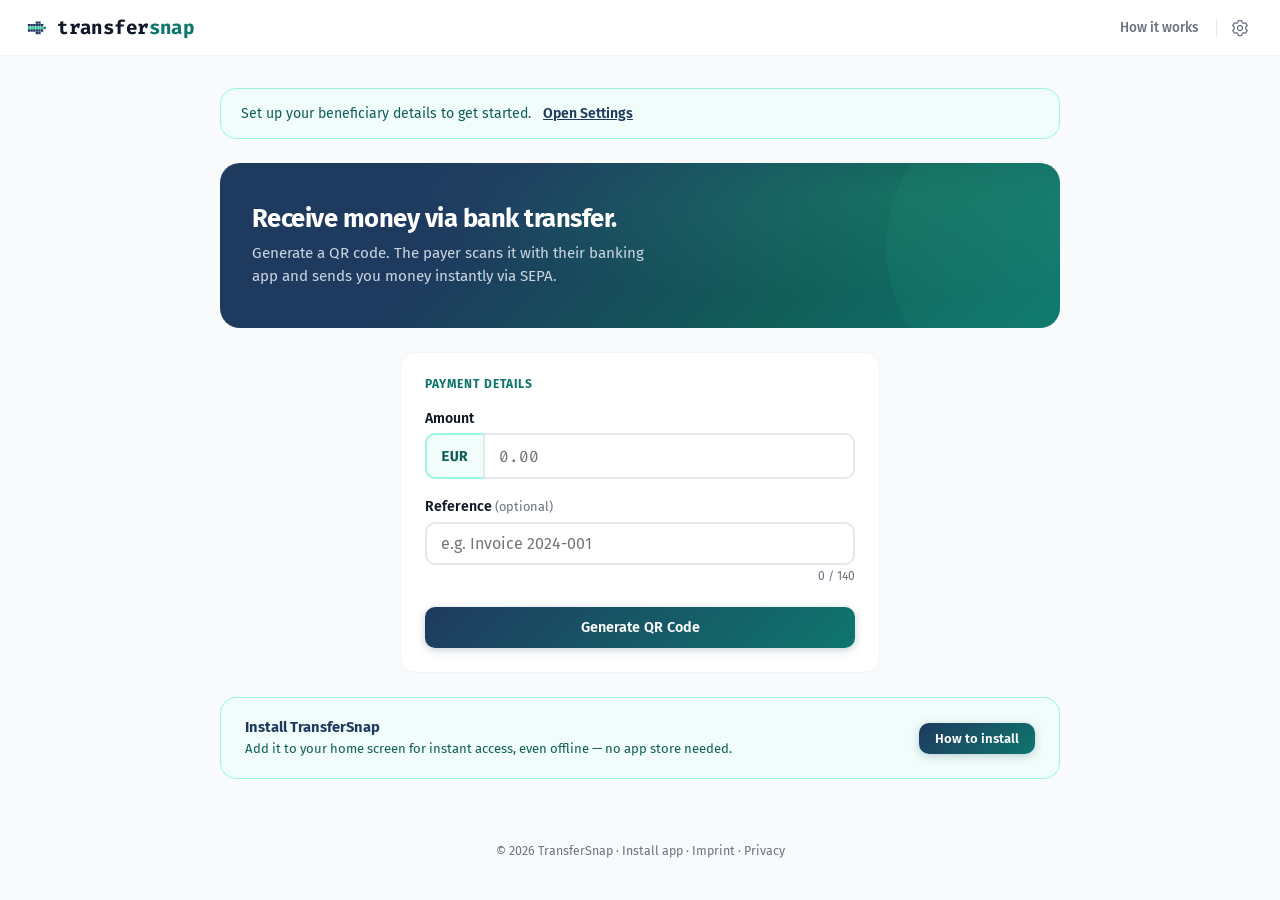
<file: index.html>
<!DOCTYPE html>
<html lang="en">
<head>
  <meta charset="UTF-8">
  <meta name="viewport" content="width=device-width, initial-scale=1.0">
  <title>TransferSnap</title>
  <link rel="manifest" href="manifest.json">
  <meta name="theme-color" content="#1E3A5F">
  <meta name="apple-mobile-web-app-capable" content="yes">
  <meta name="apple-mobile-web-app-status-bar-style" content="default">
  <meta name="apple-mobile-web-app-title" content="TransferSnap">
  <link rel="icon" type="image/svg+xml" href="favicon.svg">
  <link rel="apple-touch-icon" href="icon-192.png">
  <link rel="stylesheet" href="styles.css">
  <script defer src="https://cloud.umami.is/script.js" data-website-id="3dbb6c87-fa03-49a1-9a4b-67672714012f"></script>
</head>
<body>

<nav>
  <a class="logo" href="./" style="text-decoration:none"><svg class="logo-mark" width="200" height="200" viewBox="0 0 200 200" xmlns="http://www.w3.org/2000/svg"><g transform="translate(10 10)"><rect x="20" y="60" width="18" height="18" fill="#1E3A5F" rx="1"/><rect x="40" y="60" width="18" height="18" fill="#1E3A5F" rx="1"/><rect x="60" y="60" width="18" height="18" fill="#1E3A5F" rx="1"/><rect x="80" y="60" width="18" height="18" fill="#1E3A5F" rx="1"/><rect x="100" y="60" width="18" height="18" fill="#1E3A5F" rx="1"/><rect x="20" y="80" width="18" height="18" fill="#34D399" rx="1"/><rect x="40" y="80" width="18" height="18" fill="#34D399" rx="1"/><rect x="60" y="80" width="18" height="18" fill="#34D399" rx="1"/><rect x="80" y="80" width="18" height="18" fill="#34D399" rx="1"/><rect x="100" y="80" width="18" height="18" fill="#34D399" rx="1"/><rect x="120" y="80" width="18" height="18" fill="#34D399" rx="1"/><rect x="20" y="100" width="18" height="18" fill="#1E3A5F" rx="1"/><rect x="40" y="100" width="18" height="18" fill="#1E3A5F" rx="1"/><rect x="60" y="100" width="18" height="18" fill="#1E3A5F" rx="1"/><rect x="80" y="100" width="18" height="18" fill="#1E3A5F" rx="1"/><rect x="100" y="100" width="18" height="18" fill="#1E3A5F" rx="1"/><rect x="80" y="40" width="18" height="18" fill="#1E3A5F" rx="1"/><rect x="100" y="40" width="18" height="18" fill="#1E3A5F" rx="1"/><rect x="120" y="60" width="18" height="18" fill="#1E3A5F" rx="1"/><rect x="120" y="100" width="18" height="18" fill="#1E3A5F" rx="1"/><rect x="100" y="120" width="18" height="18" fill="#1E3A5F" rx="1"/><rect x="80" y="120" width="18" height="18" fill="#1E3A5F" rx="1"/><rect x="140" y="80" width="18" height="18" fill="#0F766E" rx="1"/></g></svg><span class="logo-text">transfer<span>snap</span></span></a>
  <div class="nav-right">
    <a class="nav-link" href="how.html">How it works</a>
    <div class="nav-sep"></div>
    <button class="nav-icon-btn" id="btn-settings" onclick="showView('settings')" aria-label="Settings">
      <svg xmlns="http://www.w3.org/2000/svg" fill="none" viewBox="0 0 24 24" stroke-width="1.5" stroke="currentColor"><path stroke-linecap="round" stroke-linejoin="round" d="M9.594 3.94c.09-.542.56-.94 1.11-.94h2.593c.55 0 1.02.398 1.11.94l.213 1.281c.063.374.313.686.645.87.074.04.147.083.22.127.325.196.72.257 1.075.124l1.217-.456a1.125 1.125 0 0 1 1.37.49l1.296 2.247a1.125 1.125 0 0 1-.26 1.431l-1.003.827c-.293.241-.438.613-.43.992a7.723 7.723 0 0 1 0 .255c-.008.378.137.75.43.991l1.004.827c.424.35.534.955.26 1.43l-1.298 2.247a1.125 1.125 0 0 1-1.369.491l-1.217-.456c-.355-.133-.75-.072-1.076.124a6.47 6.47 0 0 1-.22.128c-.331.183-.581.495-.644.869l-.213 1.281c-.09.543-.56.94-1.11.94h-2.594c-.55 0-1.019-.398-1.11-.94l-.213-1.281c-.062-.374-.312-.686-.644-.87a6.52 6.52 0 0 1-.22-.127c-.325-.196-.72-.257-1.076-.124l-1.217.456a1.125 1.125 0 0 1-1.369-.49l-1.297-2.247a1.125 1.125 0 0 1 .26-1.431l1.004-.827c.292-.24.437-.613.43-.991a6.932 6.932 0 0 1 0-.255c.007-.38-.138-.751-.43-.992l-1.004-.827a1.125 1.125 0 0 1-.26-1.43l1.297-2.247a1.125 1.125 0 0 1 1.37-.491l1.216.456c.356.133.751.072 1.076-.124.072-.044.146-.086.22-.128.332-.183.582-.495.644-.869l.214-1.28Z" /><path stroke-linecap="round" stroke-linejoin="round" d="M15 12a3 3 0 1 1-6 0 3 3 0 0 1 6 0Z" /></svg>
    </button>
  </div>
</nav>

<main>
  <div id="banner-setup" style="display:none">
    <span>Set up your beneficiary details to get started.</span>
    <a onclick="showView('settings')">Open Settings</a>
  </div>

  <!-- ══ Transfer ══ -->
  <div id="view-transfer" class="view active">
    <!-- Step 1: Input -->
    <div id="step-form" class="step active">
      <div class="hero-card">
        <div class="hero-title">Receive money via bank transfer.</div>
        <div class="hero-sub">Generate a QR code. The payer scans it with their banking app and sends you money instantly via SEPA.</div>
      </div>
      <div class="card form-card">
        <div class="card-label">Payment Details</div>
        <div class="field">
          <label for="inp-amount">Amount</label>
          <div class="amount-wrap">
            <span class="amount-prefix">EUR</span>
            <input type="text" id="inp-amount" inputmode="decimal" placeholder="0.00" autocomplete="off">
          </div>
          <div class="field-error" id="err-amount">Please enter a valid amount (max EUR 999,999,999.99).</div>
        </div>
        <div class="field">
          <label for="inp-reason">Reference <span class="opt">(optional)</span></label>
          <input type="text" id="inp-reason" placeholder="e.g. Invoice 2024-001" maxlength="140">
          <div class="char-counter"><span id="reason-count">0</span> / 140</div>
          <div class="field-error" id="err-reason">Maximum 140 characters.</div>
        </div>
        <div class="field" style="margin-top:1.5rem">
          <button class="btn btn-primary btn-full" onclick="generate()">Generate QR Code</button>
        </div>
      </div>
    </div>

    <!-- Step 2: QR Result -->
    <div id="step-qr" class="step">
      <div class="card qr-result" id="qr-card">
        <div class="card-label">Your QR Code</div>
        <div id="qrcode"></div>
        <dl class="summary-list">
          <dt>Recipient</dt><dd id="sum-name"></dd>
          <dt>IBAN</dt><dd id="sum-iban"></dd>
          <dt>BIC</dt><dd id="sum-bic"></dd>
          <dt>Amount</dt><dd id="sum-amount" class="amount-val"></dd>
          <dt>Reference</dt><dd id="sum-reason"></dd>
        </dl>
        <div class="qr-actions">
          <button class="btn btn-primary btn-full" onclick="resetForm()">New Transfer</button>
        </div>
      </div>
    </div>
  </div>

  <!-- ══ Install prompt ══ -->
  <div id="install-prompt" class="install-prompt">
    <div class="install-prompt-text">
      <div class="install-prompt-title">Install TransferSnap</div>
      <div class="install-prompt-sub">Add it to your home screen for instant access, even offline — no app store needed.</div>
    </div>
    <a class="btn btn-primary btn-sm" href="install.html">How to install</a>
  </div>

  <!-- ══ Settings ══ -->
  <div id="view-settings" class="view">
    <div class="card">
      <div class="card-label">Beneficiary Settings</div>
      <p style="font-size:.85rem;color:var(--text-secondary);margin-bottom:1.25rem;line-height:1.5;">
        Your payment details are stored in your browser only. They're embedded into each QR code.
      </p>
      <div class="field">
        <label for="set-name">Beneficiary Name</label>
        <input type="text" id="set-name" placeholder="e.g. John Doe" maxlength="70">
        <div class="field-error" id="err-set-name">Name is required (max 70 characters).</div>
      </div>
      <div class="field">
        <label for="set-iban">IBAN</label>
        <input type="text" id="set-iban" placeholder="e.g. DE89370400440532013000" maxlength="34" style="text-transform:uppercase">
        <div class="field-error" id="err-set-iban">Enter a valid IBAN (2 letters + up to 32 alphanumeric characters).</div>
      </div>
      <div class="field">
        <label for="set-bic">BIC / SWIFT <span class="opt">(optional)</span></label>
        <input type="text" id="set-bic" placeholder="e.g. COBADEFFXXX" maxlength="11" style="text-transform:uppercase">
        <div class="field-error" id="err-set-bic">BIC must be 8 or 11 characters.</div>
      </div>
      <div class="settings-actions">
        <button class="btn btn-primary" onclick="saveSettings()">Save Settings</button>
        <button class="btn btn-secondary" onclick="showView('transfer')">Cancel</button>
        <button class="btn btn-danger btn-sm" onclick="clearSettings()" style="margin-left:auto">Clear All</button>
      </div>
    </div>
  </div>
</main>

<footer>&copy; 2026 TransferSnap &middot; <a href="install.html">Install app</a> &middot; <a href="imprint.html">Imprint</a> &middot; <a href="privacy.html">Privacy</a></footer>

<script src="qrcode.min.js"></script>
<script src="app.js"></script>
<script>
  // Handle hash-based navigation (e.g. ./#settings from other pages)
  if (location.hash === '#settings') showView('settings');
</script>
</body>
</html>
</file>
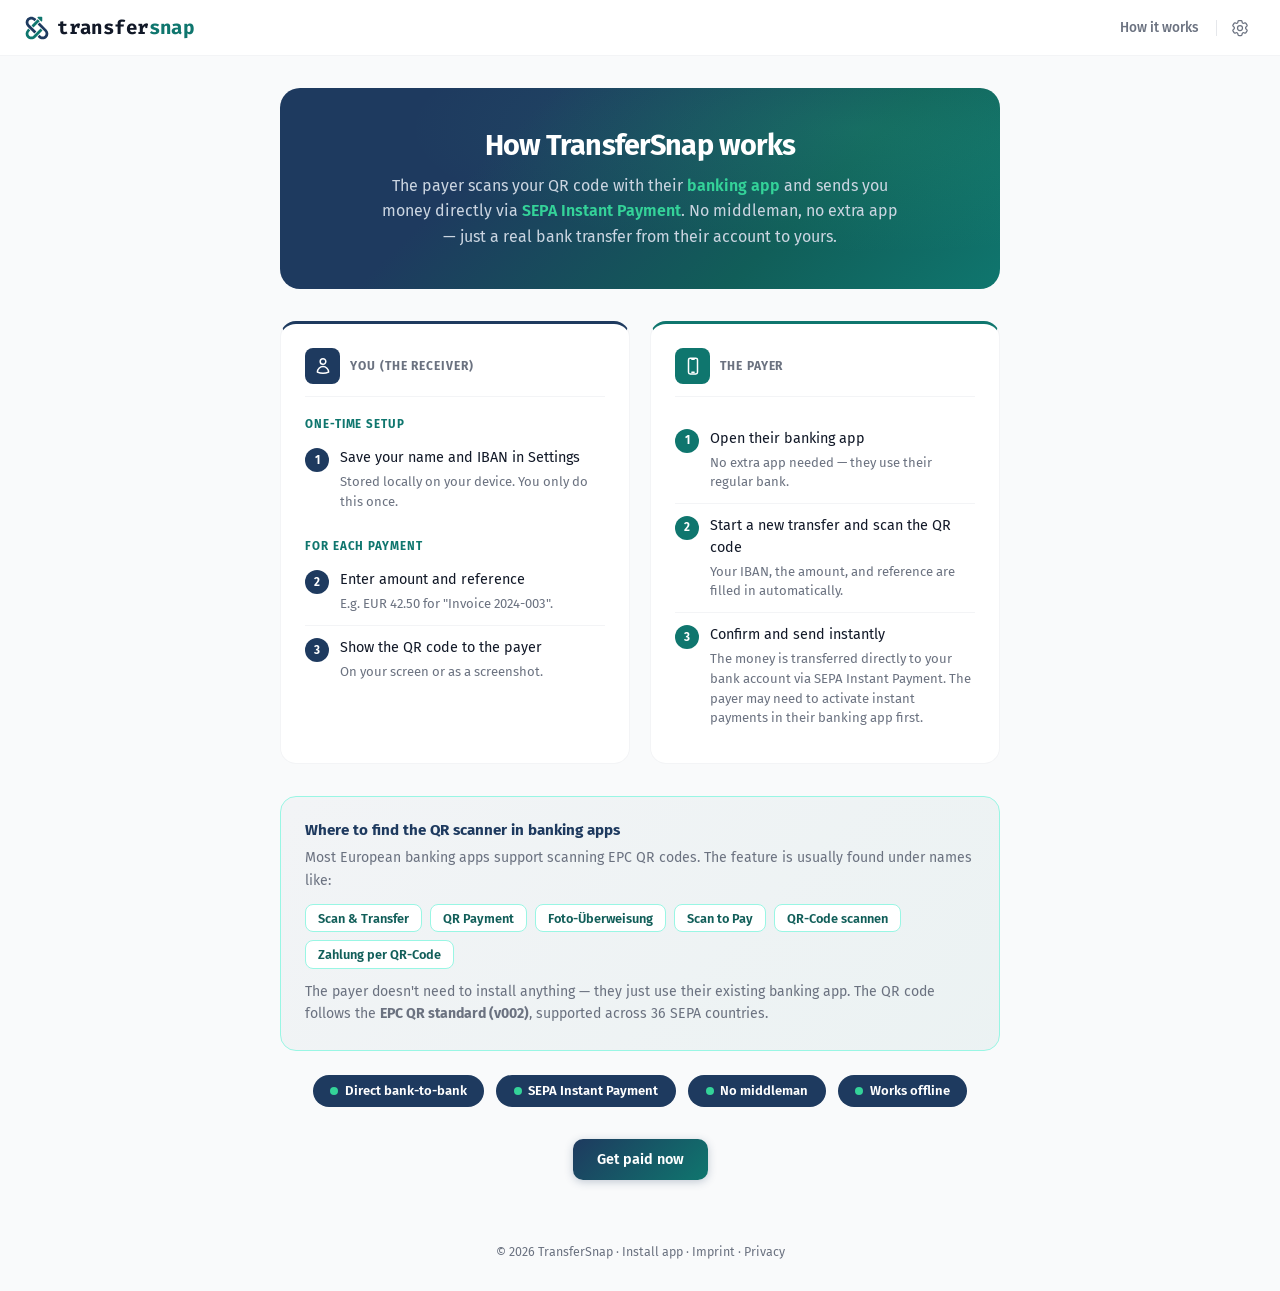
<file: how.html>
<!DOCTYPE html>
<html lang="en">
<head>
  <meta charset="UTF-8">
  <meta name="viewport" content="width=device-width, initial-scale=1.0">
  <title>How it works — TransferSnap</title>
  <link rel="manifest" href="manifest.json">
  <meta name="theme-color" content="#1E3A5F">
  <meta name="apple-mobile-web-app-capable" content="yes">
  <meta name="apple-mobile-web-app-status-bar-style" content="default">
  <meta name="apple-mobile-web-app-title" content="TransferSnap">
  <link rel="icon" type="image/svg+xml" href="favicon.svg">
  <link rel="apple-touch-icon" href="icon-192.png">
  <link rel="stylesheet" href="styles.css">
  <script defer src="https://cloud.umami.is/script.js" data-website-id="3dbb6c87-fa03-49a1-9a4b-67672714012f"></script>
</head>
<body>

<nav>
  <a class="logo" href="./" style="text-decoration:none"><svg class="logo-mark" viewBox="200 200 1018 1018" fill="none" xmlns="http://www.w3.org/2000/svg"><path d="M1088.66 772.829C1175.9 860.068 1175.9 1001.51 1088.66 1088.75C1001.42 1175.99 859.982 1175.99 772.744 1088.75L733.75 1049.75L810.805 972.699L849.798 1011.69C894.481 1056.37 966.925 1056.37 1011.61 1011.69C1056.29 967.01 1056.29 894.566 1011.61 849.884L872.425 710.702L733.243 571.52L810.298 494.465L1088.66 772.829ZM329.519 329.605C416.758 242.367 558.199 242.367 645.438 329.605L684.933 369.101L607.879 446.156L568.383 406.661C523.701 361.979 451.257 361.979 406.575 406.661C361.893 451.343 361.893 523.787 406.575 568.469L683.831 845.725L606.776 922.78L329.519 645.524C242.281 558.285 242.281 416.843 329.519 329.605Z" fill="#1E3A5F"/><path d="M924.091 809.942L645.267 1088.77C558.068 1175.98 416.69 1175.98 329.49 1088.77C242.291 1001.57 242.291 860.189 329.49 772.987L368.969 733.341L445.991 810.365L406.512 850.011C361.851 894.674 361.851 967.087 406.512 1011.75C451.174 1056.41 523.584 1056.41 568.245 1011.75L847.069 732.917L924.091 809.942Z" fill="#0F766E"/><path d="M815.998 441.204L806.46 450.106C805.899 450.63 805.345 451.165 804.798 451.712L571.297 685.222L494.274 608.197L684.081 418.384L739.352 363.459L815.998 441.204Z" fill="#0F766E"/><path d="M886.165 264.177C902.075 264.177 914.973 277.075 914.973 292.986V422.697C914.973 448.398 883.871 461.236 865.743 443.018L736.682 313.306C718.604 295.137 731.473 264.177 757.103 264.177H886.165Z" fill="#0F766E"/></svg><span class="logo-text">transfer<span>snap</span></span></a>
  <div class="nav-right">
    <a class="nav-link" href="how.html">How it works</a>
    <div class="nav-sep"></div>
    <a class="nav-icon-btn" href="./#settings" aria-label="Settings">
      <svg xmlns="http://www.w3.org/2000/svg" fill="none" viewBox="0 0 24 24" stroke-width="1.5" stroke="currentColor"><path stroke-linecap="round" stroke-linejoin="round" d="M9.594 3.94c.09-.542.56-.94 1.11-.94h2.593c.55 0 1.02.398 1.11.94l.213 1.281c.063.374.313.686.645.87.074.04.147.083.22.127.325.196.72.257 1.075.124l1.217-.456a1.125 1.125 0 0 1 1.37.49l1.296 2.247a1.125 1.125 0 0 1-.26 1.431l-1.003.827c-.293.241-.438.613-.43.992a7.723 7.723 0 0 1 0 .255c-.008.378.137.75.43.991l1.004.827c.424.35.534.955.26 1.43l-1.298 2.247a1.125 1.125 0 0 1-1.369.491l-1.217-.456c-.355-.133-.75-.072-1.076.124a6.47 6.47 0 0 1-.22.128c-.331.183-.581.495-.644.869l-.213 1.281c-.09.543-.56.94-1.11.94h-2.594c-.55 0-1.019-.398-1.11-.94l-.213-1.281c-.062-.374-.312-.686-.644-.87a6.52 6.52 0 0 1-.22-.127c-.325-.196-.72-.257-1.076-.124l-1.217.456a1.125 1.125 0 0 1-1.369-.49l-1.297-2.247a1.125 1.125 0 0 1 .26-1.431l1.004-.827c.292-.24.437-.613.43-.991a6.932 6.932 0 0 1 0-.255c.007-.38-.138-.751-.43-.992l-1.004-.827a1.125 1.125 0 0 1-.26-1.43l1.297-2.247a1.125 1.125 0 0 1 1.37-.491l1.216.456c.356.133.751.072 1.076-.124.072-.044.146-.086.22-.128.332-.183.582-.495.644-.869l.214-1.28Z" /><path stroke-linecap="round" stroke-linejoin="round" d="M15 12a3 3 0 1 1-6 0 3 3 0 0 1 6 0Z" /></svg>
    </a>
  </div>
</nav>

<main>
  <div class="how-content">
    <div class="how-hero">
      <h2>How TransferSnap works</h2>
      <p>The payer scans your QR code with their <span class="highlight">banking app</span> and sends you money directly via <span class="highlight">SEPA Instant Payment</span>. No middleman, no extra app — just a real bank transfer from their account to yours.</p>
    </div>

    <div class="how-columns">
      <div class="how-col">
        <div class="how-col-header">
          <div class="how-col-icon you">
            <svg xmlns="http://www.w3.org/2000/svg" fill="none" viewBox="0 0 24 24" stroke-width="2" stroke="currentColor"><path stroke-linecap="round" stroke-linejoin="round" d="M15.75 6a3.75 3.75 0 1 1-7.5 0 3.75 3.75 0 0 1 7.5 0ZM4.501 20.118a7.5 7.5 0 0 1 14.998 0A17.933 17.933 0 0 1 12 21.75c-2.676 0-5.216-.584-7.499-1.632Z" /></svg>
          </div>
          <div class="how-col-label">You (the receiver)</div>
        </div>

        <div class="how-section-label">One-time setup</div>
        <ol class="how-steps">
          <li data-step="1">
            Save your name and IBAN in Settings
            <span class="step-detail">Stored locally on your device. You only do this once.</span>
          </li>
        </ol>

        <div class="how-section-label" style="margin-top:1rem">For each payment</div>
        <ol class="how-steps">
          <li data-step="2">
            Enter amount and reference
            <span class="step-detail">E.g. EUR 42.50 for "Invoice 2024-003".</span>
          </li>
          <li data-step="3">
            Show the QR code to the payer
            <span class="step-detail">On your screen or as a screenshot.</span>
          </li>
        </ol>
      </div>

      <div class="how-col">
        <div class="how-col-header">
          <div class="how-col-icon payer">
            <svg xmlns="http://www.w3.org/2000/svg" fill="none" viewBox="0 0 24 24" stroke-width="2" stroke="currentColor"><path stroke-linecap="round" stroke-linejoin="round" d="M10.5 1.5H8.25A2.25 2.25 0 0 0 6 3.75v16.5a2.25 2.25 0 0 0 2.25 2.25h7.5A2.25 2.25 0 0 0 18 20.25V3.75a2.25 2.25 0 0 0-2.25-2.25H13.5m-3 0V3h3V1.5m-3 0h3m-3 18.75h3" /></svg>
          </div>
          <div class="how-col-label">The payer</div>
        </div>
        <ol class="how-steps">
          <li data-step="1">
            Open their banking app
            <span class="step-detail">No extra app needed — they use their regular bank.</span>
          </li>
          <li data-step="2">
            Start a new transfer and scan the QR code
            <span class="step-detail">Your IBAN, the amount, and reference are filled in automatically.</span>
          </li>
          <li data-step="3">
            Confirm and send instantly
            <span class="step-detail">The money is transferred directly to your bank account via SEPA Instant Payment. The payer may need to activate instant payments in their banking app first.</span>
          </li>
        </ol>
      </div>
    </div>

    <div class="banking-info">
      <div class="banking-info-title">Where to find the QR scanner in banking apps</div>
      <p>Most European banking apps support scanning EPC QR codes. The feature is usually found under names like:</p>
      <div class="app-names">
        <span class="app-name">Scan &amp; Transfer</span>
        <span class="app-name">QR Payment</span>
        <span class="app-name">Foto-Überweisung</span>
        <span class="app-name">Scan to Pay</span>
        <span class="app-name">QR-Code scannen</span>
        <span class="app-name">Zahlung per QR-Code</span>
      </div>
      <p style="margin-top:.75rem">The payer doesn't need to install anything — they just use their existing banking app. The QR code follows the <strong>EPC QR standard (v002)</strong>, supported across 36 SEPA countries.</p>
    </div>

    <div class="features-row">
      <div class="feature-pill"><span class="dot"></span> Direct bank-to-bank</div>
      <div class="feature-pill"><span class="dot"></span> SEPA Instant Payment</div>
      <div class="feature-pill"><span class="dot"></span> No middleman</div>
      <div class="feature-pill"><span class="dot"></span> Works offline</div>
    </div>

    <div style="text-align:center;margin-top:2rem;">
      <a class="btn btn-primary" href="./">Get paid now</a>
    </div>
  </div>
</main>

<footer>&copy; 2026 TransferSnap &middot; <a href="install.html">Install app</a> &middot; <a href="imprint.html">Imprint</a> &middot; <a href="privacy.html">Privacy</a></footer>

</body>
</html>
</file>
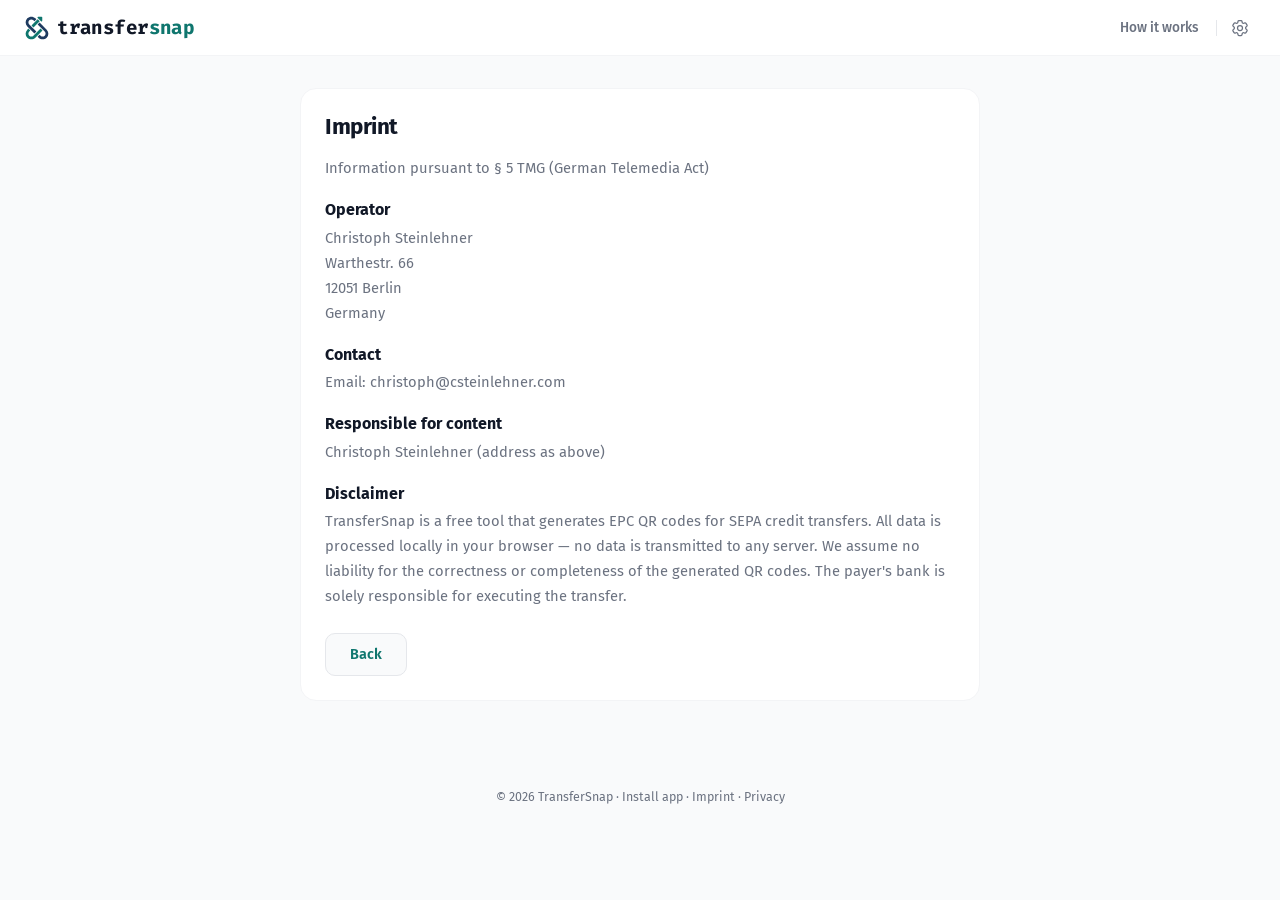
<file: imprint.html>
<!DOCTYPE html>
<html lang="en">
<head>
  <meta charset="UTF-8">
  <meta name="viewport" content="width=device-width, initial-scale=1.0">
  <title>Imprint — TransferSnap</title>
  <link rel="manifest" href="manifest.json">
  <meta name="theme-color" content="#1E3A5F">
  <meta name="apple-mobile-web-app-capable" content="yes">
  <meta name="apple-mobile-web-app-status-bar-style" content="default">
  <meta name="apple-mobile-web-app-title" content="TransferSnap">
  <link rel="icon" type="image/svg+xml" href="favicon.svg">
  <link rel="apple-touch-icon" href="icon-192.png">
  <link rel="stylesheet" href="styles.css">
  <script defer src="https://cloud.umami.is/script.js" data-website-id="3dbb6c87-fa03-49a1-9a4b-67672714012f"></script>
</head>
<body>

<nav>
  <a class="logo" href="./" style="text-decoration:none"><svg class="logo-mark" viewBox="200 200 1018 1018" fill="none" xmlns="http://www.w3.org/2000/svg"><path d="M1088.66 772.829C1175.9 860.068 1175.9 1001.51 1088.66 1088.75C1001.42 1175.99 859.982 1175.99 772.744 1088.75L733.75 1049.75L810.805 972.699L849.798 1011.69C894.481 1056.37 966.925 1056.37 1011.61 1011.69C1056.29 967.01 1056.29 894.566 1011.61 849.884L872.425 710.702L733.243 571.52L810.298 494.465L1088.66 772.829ZM329.519 329.605C416.758 242.367 558.199 242.367 645.438 329.605L684.933 369.101L607.879 446.156L568.383 406.661C523.701 361.979 451.257 361.979 406.575 406.661C361.893 451.343 361.893 523.787 406.575 568.469L683.831 845.725L606.776 922.78L329.519 645.524C242.281 558.285 242.281 416.843 329.519 329.605Z" fill="#1E3A5F"/><path d="M924.091 809.942L645.267 1088.77C558.068 1175.98 416.69 1175.98 329.49 1088.77C242.291 1001.57 242.291 860.189 329.49 772.987L368.969 733.341L445.991 810.365L406.512 850.011C361.851 894.674 361.851 967.087 406.512 1011.75C451.174 1056.41 523.584 1056.41 568.245 1011.75L847.069 732.917L924.091 809.942Z" fill="#0F766E"/><path d="M815.998 441.204L806.46 450.106C805.899 450.63 805.345 451.165 804.798 451.712L571.297 685.222L494.274 608.197L684.081 418.384L739.352 363.459L815.998 441.204Z" fill="#0F766E"/><path d="M886.165 264.177C902.075 264.177 914.973 277.075 914.973 292.986V422.697C914.973 448.398 883.871 461.236 865.743 443.018L736.682 313.306C718.604 295.137 731.473 264.177 757.103 264.177H886.165Z" fill="#0F766E"/></svg><span class="logo-text">transfer<span>snap</span></span></a>
  <div class="nav-right">
    <a class="nav-link" href="how.html">How it works</a>
    <div class="nav-sep"></div>
    <a class="nav-icon-btn" href="./#settings" aria-label="Settings">
      <svg xmlns="http://www.w3.org/2000/svg" fill="none" viewBox="0 0 24 24" stroke-width="1.5" stroke="currentColor"><path stroke-linecap="round" stroke-linejoin="round" d="M9.594 3.94c.09-.542.56-.94 1.11-.94h2.593c.55 0 1.02.398 1.11.94l.213 1.281c.063.374.313.686.645.87.074.04.147.083.22.127.325.196.72.257 1.075.124l1.217-.456a1.125 1.125 0 0 1 1.37.49l1.296 2.247a1.125 1.125 0 0 1-.26 1.431l-1.003.827c-.293.241-.438.613-.43.992a7.723 7.723 0 0 1 0 .255c-.008.378.137.75.43.991l1.004.827c.424.35.534.955.26 1.43l-1.298 2.247a1.125 1.125 0 0 1-1.369.491l-1.217-.456c-.355-.133-.75-.072-1.076.124a6.47 6.47 0 0 1-.22.128c-.331.183-.581.495-.644.869l-.213 1.281c-.09.543-.56.94-1.11.94h-2.594c-.55 0-1.019-.398-1.11-.94l-.213-1.281c-.062-.374-.312-.686-.644-.87a6.52 6.52 0 0 1-.22-.127c-.325-.196-.72-.257-1.076-.124l-1.217.456a1.125 1.125 0 0 1-1.369-.49l-1.297-2.247a1.125 1.125 0 0 1 .26-1.431l1.004-.827c.292-.24.437-.613.43-.991a6.932 6.932 0 0 1 0-.255c.007-.38-.138-.751-.43-.992l-1.004-.827a1.125 1.125 0 0 1-.26-1.43l1.297-2.247a1.125 1.125 0 0 1 1.37-.491l1.216.456c.356.133.751.072 1.076-.124.072-.044.146-.086.22-.128.332-.183.582-.495.644-.869l.214-1.28Z" /><path stroke-linecap="round" stroke-linejoin="round" d="M15 12a3 3 0 1 1-6 0 3 3 0 0 1 6 0Z" /></svg>
    </a>
  </div>
</nav>

<main>
  <div class="imprint-content">
    <div class="card">
      <h2>Imprint</h2>
      <p>Information pursuant to § 5 TMG (German Telemedia Act)</p>

      <h3>Operator</h3>
      <p>
        Christoph Steinlehner<br>
        Warthestr. 66<br>
        12051 Berlin<br>
        Germany
      </p>

      <h3>Contact</h3>
      <p>
        Email: christoph@csteinlehner.com
      </p>

      <h3>Responsible for content</h3>
      <p>Christoph Steinlehner (address as above)</p>

      <h3>Disclaimer</h3>
      <p>
        TransferSnap is a free tool that generates EPC QR codes for SEPA credit transfers.
        All data is processed locally in your browser — no data is transmitted to any server.
        We assume no liability for the correctness or completeness of the generated QR codes.
        The payer's bank is solely responsible for executing the transfer.
      </p>

      <div style="margin-top:1.5rem;">
        <a class="btn btn-secondary" href="./">Back</a>
      </div>
    </div>
  </div>
</main>

<footer>&copy; 2026 TransferSnap &middot; <a href="install.html">Install app</a> &middot; <a href="imprint.html">Imprint</a> &middot; <a href="privacy.html">Privacy</a></footer>

</body>
</html>
</file>
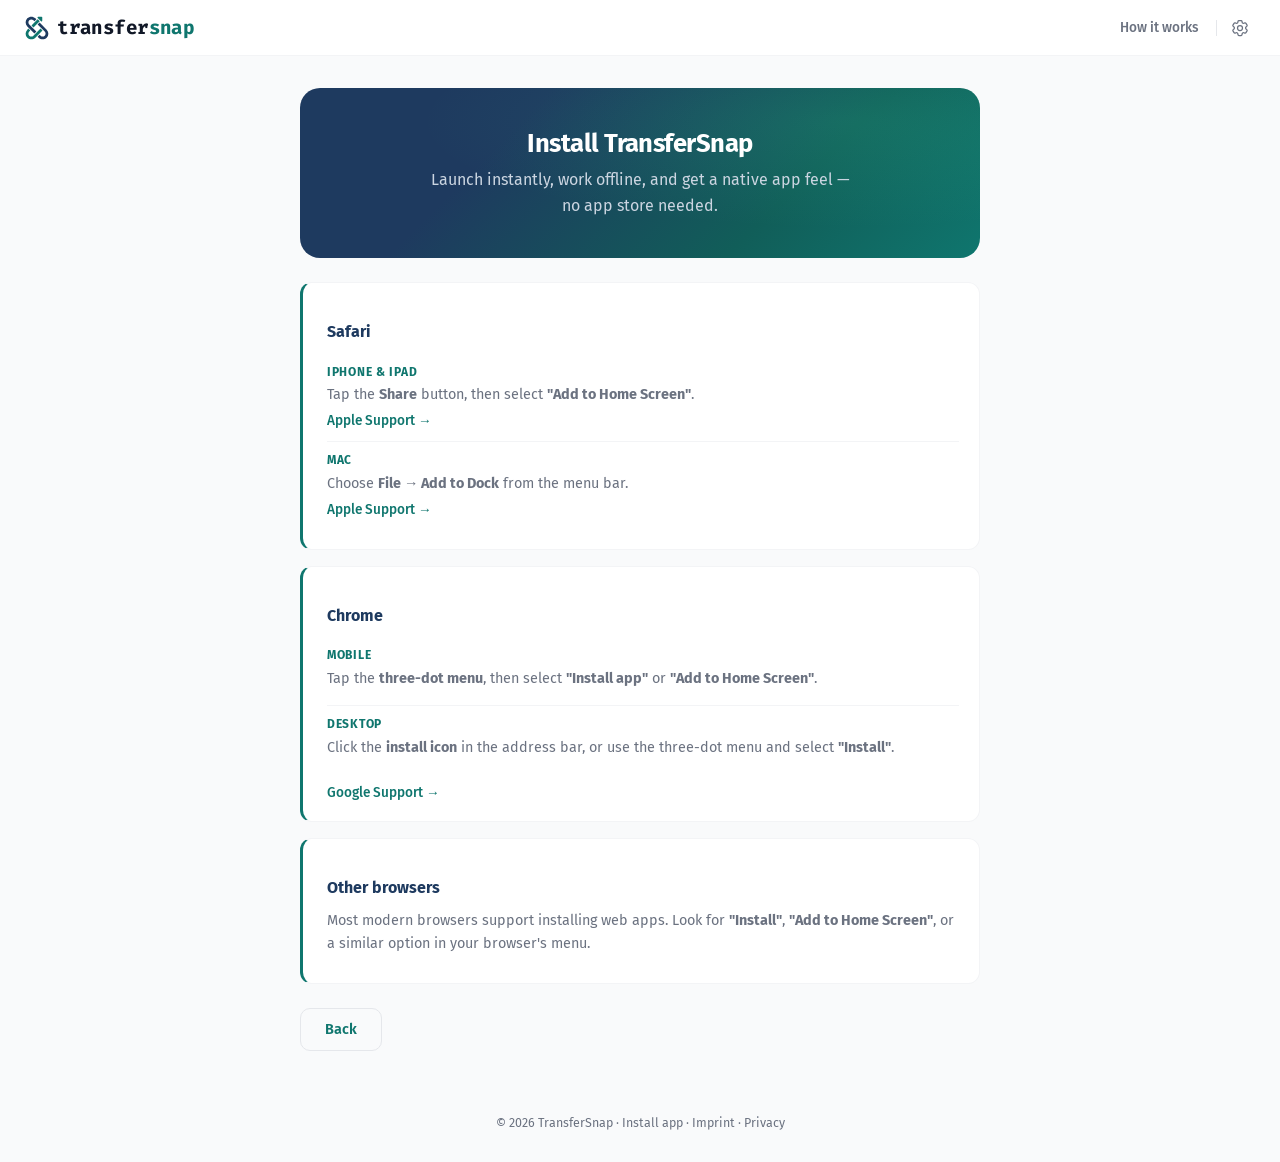
<file: install.html>
<!DOCTYPE html>
<html lang="en">
<head>
  <meta charset="UTF-8">
  <meta name="viewport" content="width=device-width, initial-scale=1.0">
  <title>Install app — TransferSnap</title>
  <link rel="manifest" href="manifest.json">
  <meta name="theme-color" content="#1E3A5F">
  <meta name="apple-mobile-web-app-capable" content="yes">
  <meta name="apple-mobile-web-app-status-bar-style" content="default">
  <meta name="apple-mobile-web-app-title" content="TransferSnap">
  <link rel="icon" type="image/svg+xml" href="favicon.svg">
  <link rel="apple-touch-icon" href="icon-192.png">
  <link rel="stylesheet" href="styles.css">
  <script defer src="https://cloud.umami.is/script.js" data-website-id="3dbb6c87-fa03-49a1-9a4b-67672714012f"></script>
</head>
<body>

<nav>
  <a class="logo" href="./" style="text-decoration:none"><svg class="logo-mark" viewBox="200 200 1018 1018" fill="none" xmlns="http://www.w3.org/2000/svg"><path d="M1088.66 772.829C1175.9 860.068 1175.9 1001.51 1088.66 1088.75C1001.42 1175.99 859.982 1175.99 772.744 1088.75L733.75 1049.75L810.805 972.699L849.798 1011.69C894.481 1056.37 966.925 1056.37 1011.61 1011.69C1056.29 967.01 1056.29 894.566 1011.61 849.884L872.425 710.702L733.243 571.52L810.298 494.465L1088.66 772.829ZM329.519 329.605C416.758 242.367 558.199 242.367 645.438 329.605L684.933 369.101L607.879 446.156L568.383 406.661C523.701 361.979 451.257 361.979 406.575 406.661C361.893 451.343 361.893 523.787 406.575 568.469L683.831 845.725L606.776 922.78L329.519 645.524C242.281 558.285 242.281 416.843 329.519 329.605Z" fill="#1E3A5F"/><path d="M924.091 809.942L645.267 1088.77C558.068 1175.98 416.69 1175.98 329.49 1088.77C242.291 1001.57 242.291 860.189 329.49 772.987L368.969 733.341L445.991 810.365L406.512 850.011C361.851 894.674 361.851 967.087 406.512 1011.75C451.174 1056.41 523.584 1056.41 568.245 1011.75L847.069 732.917L924.091 809.942Z" fill="#0F766E"/><path d="M815.998 441.204L806.46 450.106C805.899 450.63 805.345 451.165 804.798 451.712L571.297 685.222L494.274 608.197L684.081 418.384L739.352 363.459L815.998 441.204Z" fill="#0F766E"/><path d="M886.165 264.177C902.075 264.177 914.973 277.075 914.973 292.986V422.697C914.973 448.398 883.871 461.236 865.743 443.018L736.682 313.306C718.604 295.137 731.473 264.177 757.103 264.177H886.165Z" fill="#0F766E"/></svg><span class="logo-text">transfer<span>snap</span></span></a>
  <div class="nav-right">
    <a class="nav-link" href="how.html">How it works</a>
    <div class="nav-sep"></div>
    <a class="nav-icon-btn" href="./#settings" aria-label="Settings">
      <svg xmlns="http://www.w3.org/2000/svg" fill="none" viewBox="0 0 24 24" stroke-width="1.5" stroke="currentColor"><path stroke-linecap="round" stroke-linejoin="round" d="M9.594 3.94c.09-.542.56-.94 1.11-.94h2.593c.55 0 1.02.398 1.11.94l.213 1.281c.063.374.313.686.645.87.074.04.147.083.22.127.325.196.72.257 1.075.124l1.217-.456a1.125 1.125 0 0 1 1.37.49l1.296 2.247a1.125 1.125 0 0 1-.26 1.431l-1.003.827c-.293.241-.438.613-.43.992a7.723 7.723 0 0 1 0 .255c-.008.378.137.75.43.991l1.004.827c.424.35.534.955.26 1.43l-1.298 2.247a1.125 1.125 0 0 1-1.369.491l-1.217-.456c-.355-.133-.75-.072-1.076.124a6.47 6.47 0 0 1-.22.128c-.331.183-.581.495-.644.869l-.213 1.281c-.09.543-.56.94-1.11.94h-2.594c-.55 0-1.019-.398-1.11-.94l-.213-1.281c-.062-.374-.312-.686-.644-.87a6.52 6.52 0 0 1-.22-.127c-.325-.196-.72-.257-1.076-.124l-1.217.456a1.125 1.125 0 0 1-1.369-.49l-1.297-2.247a1.125 1.125 0 0 1 .26-1.431l1.004-.827c.292-.24.437-.613.43-.991a6.932 6.932 0 0 1 0-.255c.007-.38-.138-.751-.43-.992l-1.004-.827a1.125 1.125 0 0 1-.26-1.43l1.297-2.247a1.125 1.125 0 0 1 1.37-.491l1.216.456c.356.133.751.072 1.076-.124.072-.044.146-.086.22-.128.332-.183.582-.495.644-.869l.214-1.28Z" /><path stroke-linecap="round" stroke-linejoin="round" d="M15 12a3 3 0 1 1-6 0 3 3 0 0 1 6 0Z" /></svg>
    </a>
  </div>
</nav>

<main>
  <div class="imprint-content">
    <div class="install-hero">
      <h2>Install TransferSnap</h2>
      <p>Launch instantly, work offline, and get a native app feel — no app store needed.</p>
    </div>

    <div id="install-native" style="display:none;margin-bottom:1.5rem;">
      <div class="card" style="text-align:center;border-color:#99F6E4;background:var(--primary-light);">
        <button class="btn btn-primary btn-full" id="btn-install">Install TransferSnap</button>
        <p style="font-size:.82rem;color:var(--accent-deeper);margin-top:.5rem;">Your browser supports direct installation.</p>
      </div>
    </div>

    <div class="install-browsers">
      <div class="install-browser">
        <h3>Safari</h3>
        <div class="install-platform">
          <div class="install-platform-label">iPhone &amp; iPad</div>
          <p>Tap the <strong>Share</strong> button, then select <strong>"Add to Home Screen"</strong>.</p>
          <a href="https://support.apple.com/guide/iphone/open-as-web-app-iphea86e5236/ios" target="_blank" rel="noopener">Apple Support &rarr;</a>
        </div>
        <div class="install-platform">
          <div class="install-platform-label">Mac</div>
          <p>Choose <strong>File &rarr; Add to Dock</strong> from the menu bar.</p>
          <a href="https://support.apple.com/guide/safari/add-to-dock-ibrw9e991864/mac" target="_blank" rel="noopener">Apple Support &rarr;</a>
        </div>
      </div>

      <div class="install-browser">
        <h3>Chrome</h3>
        <div class="install-platform">
          <div class="install-platform-label">Mobile</div>
          <p>Tap the <strong>three-dot menu</strong>, then select <strong>"Install app"</strong> or <strong>"Add to Home Screen"</strong>.</p>
        </div>
        <div class="install-platform">
          <div class="install-platform-label">Desktop</div>
          <p>Click the <strong>install icon</strong> in the address bar, or use the three-dot menu and select <strong>"Install"</strong>.</p>
        </div>
        <a href="https://support.google.com/chrome/answer/9658361" target="_blank" rel="noopener" class="install-browser-link">Google Support &rarr;</a>
      </div>

      <div class="install-browser">
        <h3>Other browsers</h3>
        <p>Most modern browsers support installing web apps. Look for <strong>"Install"</strong>, <strong>"Add to Home Screen"</strong>, or a similar option in your browser's menu.</p>
      </div>
    </div>

    <div style="margin-top:1.5rem;">
      <a class="btn btn-secondary" href="./">Back</a>
    </div>
  </div>
</main>

<footer>&copy; 2026 TransferSnap &middot; <a href="install.html">Install app</a> &middot; <a href="imprint.html">Imprint</a> &middot; <a href="privacy.html">Privacy</a></footer>

<script>
  let deferredPrompt;
  window.addEventListener('beforeinstallprompt', e => {
    e.preventDefault();
    deferredPrompt = e;
    document.getElementById('install-native').style.display = 'block';
  });
  document.getElementById('btn-install').addEventListener('click', () => {
    if (deferredPrompt) {
      deferredPrompt.prompt();
      deferredPrompt.userChoice.then(() => { deferredPrompt = null; });
    }
  });
</script>

</body>
</html>
</file>
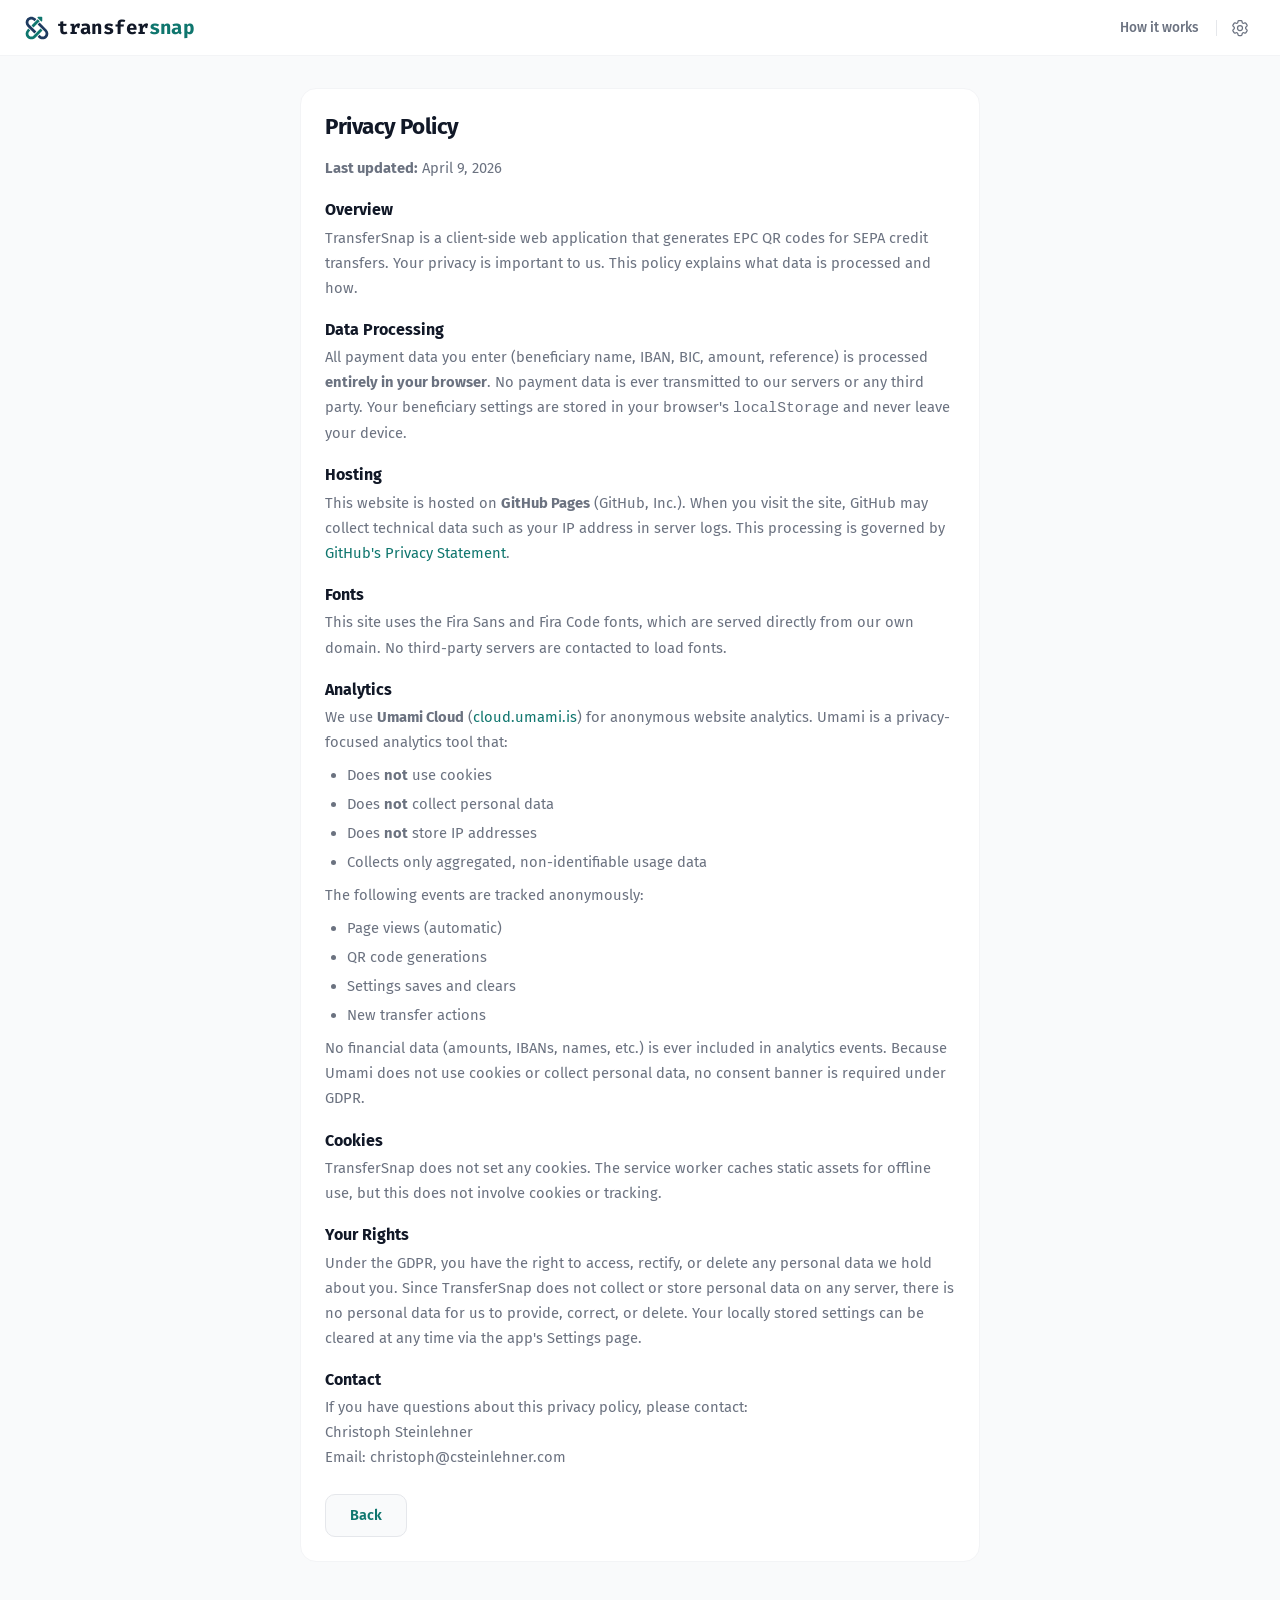
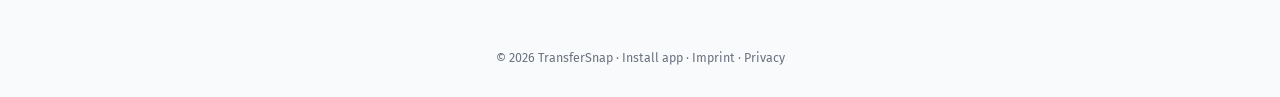
<file: privacy.html>
<!DOCTYPE html>
<html lang="en">
<head>
  <meta charset="UTF-8">
  <meta name="viewport" content="width=device-width, initial-scale=1.0">
  <title>Privacy Policy — TransferSnap</title>
  <link rel="manifest" href="manifest.json">
  <meta name="theme-color" content="#1E3A5F">
  <meta name="apple-mobile-web-app-capable" content="yes">
  <meta name="apple-mobile-web-app-status-bar-style" content="default">
  <meta name="apple-mobile-web-app-title" content="TransferSnap">
  <link rel="icon" type="image/svg+xml" href="favicon.svg">
  <link rel="apple-touch-icon" href="icon-192.png">
  <link rel="stylesheet" href="styles.css">
  <script defer src="https://cloud.umami.is/script.js" data-website-id="3dbb6c87-fa03-49a1-9a4b-67672714012f"></script>
</head>
<body>

<nav>
  <a class="logo" href="./" style="text-decoration:none"><svg class="logo-mark" viewBox="200 200 1018 1018" fill="none" xmlns="http://www.w3.org/2000/svg"><path d="M1088.66 772.829C1175.9 860.068 1175.9 1001.51 1088.66 1088.75C1001.42 1175.99 859.982 1175.99 772.744 1088.75L733.75 1049.75L810.805 972.699L849.798 1011.69C894.481 1056.37 966.925 1056.37 1011.61 1011.69C1056.29 967.01 1056.29 894.566 1011.61 849.884L872.425 710.702L733.243 571.52L810.298 494.465L1088.66 772.829ZM329.519 329.605C416.758 242.367 558.199 242.367 645.438 329.605L684.933 369.101L607.879 446.156L568.383 406.661C523.701 361.979 451.257 361.979 406.575 406.661C361.893 451.343 361.893 523.787 406.575 568.469L683.831 845.725L606.776 922.78L329.519 645.524C242.281 558.285 242.281 416.843 329.519 329.605Z" fill="#1E3A5F"/><path d="M924.091 809.942L645.267 1088.77C558.068 1175.98 416.69 1175.98 329.49 1088.77C242.291 1001.57 242.291 860.189 329.49 772.987L368.969 733.341L445.991 810.365L406.512 850.011C361.851 894.674 361.851 967.087 406.512 1011.75C451.174 1056.41 523.584 1056.41 568.245 1011.75L847.069 732.917L924.091 809.942Z" fill="#0F766E"/><path d="M815.998 441.204L806.46 450.106C805.899 450.63 805.345 451.165 804.798 451.712L571.297 685.222L494.274 608.197L684.081 418.384L739.352 363.459L815.998 441.204Z" fill="#0F766E"/><path d="M886.165 264.177C902.075 264.177 914.973 277.075 914.973 292.986V422.697C914.973 448.398 883.871 461.236 865.743 443.018L736.682 313.306C718.604 295.137 731.473 264.177 757.103 264.177H886.165Z" fill="#0F766E"/></svg><span class="logo-text">transfer<span>snap</span></span></a>
  <div class="nav-right">
    <a class="nav-link" href="how.html">How it works</a>
    <div class="nav-sep"></div>
    <a class="nav-icon-btn" href="./#settings" aria-label="Settings">
      <svg xmlns="http://www.w3.org/2000/svg" fill="none" viewBox="0 0 24 24" stroke-width="1.5" stroke="currentColor"><path stroke-linecap="round" stroke-linejoin="round" d="M9.594 3.94c.09-.542.56-.94 1.11-.94h2.593c.55 0 1.02.398 1.11.94l.213 1.281c.063.374.313.686.645.87.074.04.147.083.22.127.325.196.72.257 1.075.124l1.217-.456a1.125 1.125 0 0 1 1.37.49l1.296 2.247a1.125 1.125 0 0 1-.26 1.431l-1.003.827c-.293.241-.438.613-.43.992a7.723 7.723 0 0 1 0 .255c-.008.378.137.75.43.991l1.004.827c.424.35.534.955.26 1.43l-1.298 2.247a1.125 1.125 0 0 1-1.369.491l-1.217-.456c-.355-.133-.75-.072-1.076.124a6.47 6.47 0 0 1-.22.128c-.331.183-.581.495-.644.869l-.213 1.281c-.09.543-.56.94-1.11.94h-2.594c-.55 0-1.019-.398-1.11-.94l-.213-1.281c-.062-.374-.312-.686-.644-.87a6.52 6.52 0 0 1-.22-.127c-.325-.196-.72-.257-1.076-.124l-1.217.456a1.125 1.125 0 0 1-1.369-.49l-1.297-2.247a1.125 1.125 0 0 1 .26-1.431l1.004-.827c.292-.24.437-.613.43-.991a6.932 6.932 0 0 1 0-.255c.007-.38-.138-.751-.43-.992l-1.004-.827a1.125 1.125 0 0 1-.26-1.43l1.297-2.247a1.125 1.125 0 0 1 1.37-.491l1.216.456c.356.133.751.072 1.076-.124.072-.044.146-.086.22-.128.332-.183.582-.495.644-.869l.214-1.28Z" /><path stroke-linecap="round" stroke-linejoin="round" d="M15 12a3 3 0 1 1-6 0 3 3 0 0 1 6 0Z" /></svg>
    </a>
  </div>
</nav>

<main>
  <div class="imprint-content">
    <div class="card">
      <h2>Privacy Policy</h2>
      <p><strong>Last updated:</strong> April 9, 2026</p>

      <h3>Overview</h3>
      <p>
        TransferSnap is a client-side web application that generates EPC QR codes for SEPA credit transfers.
        Your privacy is important to us. This policy explains what data is processed and how.
      </p>

      <h3>Data Processing</h3>
      <p>
        All payment data you enter (beneficiary name, IBAN, BIC, amount, reference) is processed
        <strong>entirely in your browser</strong>. No payment data is ever transmitted to our servers
        or any third party. Your beneficiary settings are stored in your browser's <code>localStorage</code>
        and never leave your device.
      </p>

      <h3>Hosting</h3>
      <p>
        This website is hosted on <strong>GitHub Pages</strong> (GitHub, Inc.). When you visit the site,
        GitHub may collect technical data such as your IP address in server logs. This processing is
        governed by <a href="https://docs.github.com/en/site-policy/privacy-policies/github-general-privacy-statement" target="_blank" rel="noopener">GitHub's Privacy Statement</a>.
      </p>

      <h3>Fonts</h3>
      <p>
        This site uses the Fira Sans and Fira Code fonts, which are served directly from our own domain.
        No third-party servers are contacted to load fonts.
      </p>

      <h3>Analytics</h3>
      <p>
        We use <strong>Umami Cloud</strong> (<a href="https://cloud.umami.is" target="_blank" rel="noopener">cloud.umami.is</a>)
        for anonymous website analytics. Umami is a privacy-focused analytics tool that:
      </p>
      <ul>
        <li>Does <strong>not</strong> use cookies</li>
        <li>Does <strong>not</strong> collect personal data</li>
        <li>Does <strong>not</strong> store IP addresses</li>
        <li>Collects only aggregated, non-identifiable usage data</li>
      </ul>
      <p>The following events are tracked anonymously:</p>
      <ul>
        <li>Page views (automatic)</li>
        <li>QR code generations</li>
        <li>Settings saves and clears</li>
        <li>New transfer actions</li>
      </ul>
      <p>
        No financial data (amounts, IBANs, names, etc.) is ever included in analytics events.
        Because Umami does not use cookies or collect personal data, no consent banner is required
        under GDPR.
      </p>

      <h3>Cookies</h3>
      <p>
        TransferSnap does not set any cookies. The service worker caches static assets for offline
        use, but this does not involve cookies or tracking.
      </p>

      <h3>Your Rights</h3>
      <p>
        Under the GDPR, you have the right to access, rectify, or delete any personal data we hold
        about you. Since TransferSnap does not collect or store personal data on any server, there is
        no personal data for us to provide, correct, or delete. Your locally stored settings can be
        cleared at any time via the app's Settings page.
      </p>

      <h3>Contact</h3>
      <p>
        If you have questions about this privacy policy, please contact:<br>
        Christoph Steinlehner<br>
        Email: christoph@csteinlehner.com
      </p>

      <div style="margin-top:1.5rem;">
        <a class="btn btn-secondary" href="./">Back</a>
      </div>
    </div>
  </div>
</main>

<footer>&copy; 2026 TransferSnap &middot; <a href="install.html">Install app</a> &middot; <a href="imprint.html">Imprint</a> &middot; <a href="privacy.html">Privacy</a></footer>

</body>
</html>
</file>
<file: styles.css>
@font-face {
  font-family: 'Fira Sans';
  font-style: normal;
  font-weight: 400;
  font-display: swap;
  src: url('fonts/fira-sans-latin-400-normal.woff2') format('woff2');
}
@font-face {
  font-family: 'Fira Sans';
  font-style: normal;
  font-weight: 500;
  font-display: swap;
  src: url('fonts/fira-sans-latin-500-normal.woff2') format('woff2');
}
@font-face {
  font-family: 'Fira Sans';
  font-style: normal;
  font-weight: 600;
  font-display: swap;
  src: url('fonts/fira-sans-latin-600-normal.woff2') format('woff2');
}
@font-face {
  font-family: 'Fira Sans';
  font-style: normal;
  font-weight: 700;
  font-display: swap;
  src: url('fonts/fira-sans-latin-700-normal.woff2') format('woff2');
}

@font-face {
  font-family: 'Fira Code';
  font-style: normal;
  font-weight: 400;
  font-display: swap;
  src: url('fonts/latin-400-normal.woff2') format('woff2');
}
@font-face {
  font-family: 'Fira Code';
  font-style: normal;
  font-weight: 500;
  font-display: swap;
  src: url('fonts/latin-500-normal.woff2') format('woff2');
}
@font-face {
  font-family: 'Fira Code';
  font-style: normal;
  font-weight: 600;
  font-display: swap;
  src: url('fonts/latin-600-normal.woff2') format('woff2');
}
@font-face {
  font-family: 'Fira Code';
  font-style: normal;
  font-weight: 700;
  font-display: swap;
  src: url('fonts/latin-700-normal.woff2') format('woff2');
}

*, *::before, *::after { box-sizing: border-box; margin: 0; padding: 0; }

:root {
  --primary: #1E3A5F;
  --primary-hover: #172E4D;
  --primary-light: #F0FDFA;
  --accent: #34D399;
  --accent-dark: #0F766E;
  --accent-deeper: #115E59;
  --bg: #FFFFFF;
  --surface: #F9FAFB;
  --card: #FFFFFF;
  --border: #F3F4F6;
  --border-strong: #E5E7EB;
  --text: #111827;
  --text-secondary: #6B7280;
  --text-muted: #9CA3AF;
  --error: #EF4444;
  --warning: #F59E0B;
  --radius: 16px;
}

body {
  font-family: 'Fira Sans', sans-serif;
  font-size: 16px;
  background: var(--surface);
  color: var(--text);
  min-height: 100vh;
  -webkit-font-smoothing: antialiased;
}

/* ── Nav ── */
nav {
  background: var(--bg);
  border-bottom: 1px solid var(--border);
  padding: 0 1.5rem;
  height: 56px;
  display: flex;
  align-items: center;
  justify-content: space-between;
  position: sticky;
  top: 0;
  z-index: 10;
}
.logo {
  font-family: 'Fira Code', monospace;
  font-size: 1.2rem;
  font-weight: 700;
  color: var(--text);
  letter-spacing: -0.03em;
  display: flex;
  align-items: center;
  gap: .45rem;
}
.logo .logo-text span { color: var(--accent-dark); }
.logo-mark { width: 26px; height: 26px; flex-shrink: 0; }
.logo-text { display: inline; }
.nav-right {
  display: flex;
  align-items: center;
  gap: .25rem;
}
.nav-link {
  background: none;
  border: none;
  padding: .4rem .7rem;
  font-size: .85rem;
  font-weight: 500;
  color: var(--text-secondary);
  cursor: pointer;
  font-family: inherit;
  border-radius: 6px;
  transition: all .15s;
  text-decoration: none;
}
.nav-link:hover { color: var(--text); background: var(--surface); }
.nav-sep {
  width: 1px;
  height: 16px;
  background: var(--border-strong);
  margin: 0 .15rem;
}
.nav-icon-btn {
  background: none;
  border: none;
  padding: .4rem;
  cursor: pointer;
  border-radius: 6px;
  transition: background .15s;
  display: flex;
  align-items: center;
  text-decoration: none;
}
.nav-icon-btn:hover { background: var(--surface); }
.nav-icon-btn svg { width: 20px; height: 20px; color: var(--text-secondary); }

/* ── Layout ── */
main {
  max-width: 880px;
  margin: 0 auto;
  padding: 2rem 1.25rem;
}

.view { display: none; }
.view.active { display: block; }

/* ── Banner ── */
#banner-setup {
  background: var(--primary-light);
  border: 1px solid #99F6E4;
  border-radius: var(--radius);
  padding: 1rem 1.25rem;
  margin-bottom: 1.5rem;
  font-size: .88rem;
  color: var(--accent-deeper);
  display: none;
  align-items: center;
  gap: .75rem;
}
#banner-setup a { color: var(--primary); font-weight: 600; cursor: pointer; text-decoration: underline; }

/* ── Hero ── */
.hero-card {
  background: linear-gradient(135deg, #1E3A5F 0%, #1E3A5F 30%, #115E59 70%, #0F766E 100%);
  border-radius: 20px;
  padding: 2.5rem 2rem;
  color: #fff;
  margin-bottom: 1.5rem;
  position: relative;
  overflow: hidden;
}
.hero-card::before {
  content: '';
  position: absolute;
  inset: 0;
  background: radial-gradient(ellipse at 80% 20%, rgba(52,211,153,.15) 0%, transparent 55%);
  pointer-events: none;
}
.hero-card::after {
  content: '';
  position: absolute;
  top: -40%;
  right: -15%;
  width: 300px;
  height: 300px;
  background: rgba(52,211,153,.06);
  border-radius: 50%;
}
.hero-title {
  font-size: 1.6rem;
  font-weight: 700;
  letter-spacing: -0.02em;
  margin-bottom: .5rem;
  position: relative;
  z-index: 1;
}
.hero-sub {
  font-size: .95rem;
  color: #CBD5E1;
  font-weight: 400;
  max-width: 420px;
  line-height: 1.5;
  position: relative;
  z-index: 1;
}

/* ── Steps ── */
.step { display: none; }
.step.active { display: block; }

.form-card { max-width: 480px; margin: 0 auto; }

.qr-result { max-width: 480px; margin: 0 auto; }

@media (max-width: 640px) {
  .hero-card { padding: 2rem 1.5rem; }
}

/* ── Cards ── */
.card {
  background: var(--card);
  border: 1px solid var(--border);
  border-radius: var(--radius);
  padding: 1.5rem;
}
.card-label {
  font-size: .75rem;
  font-weight: 700;
  letter-spacing: .08em;
  text-transform: uppercase;
  color: var(--accent-dark);
  margin-bottom: 1.2rem;
}

/* ── Form ── */
.field { margin-bottom: 1.2rem; }
.field:last-child { margin-bottom: 0; }
label {
  display: block;
  font-size: .88rem;
  font-weight: 600;
  color: var(--text);
  margin-bottom: .4rem;
}
label .opt { font-weight: 400; color: var(--text-secondary); font-size: .8rem; }
input[type="text"], input[type="number"] {
  width: 100%;
  border: 2px solid var(--border-strong);
  border-radius: 10px;
  padding: .65rem .9rem;
  font-size: 1rem;
  font-family: inherit;
  color: var(--text);
  background: var(--bg);
  transition: border-color .15s, box-shadow .15s;
  outline: none;
}
input:focus {
  border-color: var(--accent-dark);
  box-shadow: 0 0 0 4px rgba(15,118,110,.1);
}
input.error { border-color: var(--error); }
.field-error { font-size: .82rem; color: var(--error); margin-top: .3rem; display: none; }
.field-error.visible { display: block; }
.char-counter { font-size: .75rem; color: var(--text-secondary); text-align: right; margin-top: .25rem; }
.char-counter.warn { color: var(--warning); }
.char-counter.over { color: var(--error); }

.amount-wrap { display: flex; align-items: stretch; }
.amount-prefix {
  background: var(--primary-light);
  border: 2px solid #99F6E4;
  border-right: none;
  border-radius: 10px 0 0 10px;
  padding: .65rem .9rem;
  font-family: 'Fira Code', monospace;
  font-size: .9rem;
  font-weight: 700;
  color: var(--accent-deeper);
  display: flex;
  align-items: center;
}
.amount-wrap input { border-radius: 0 10px 10px 0; font-family: 'Fira Code', monospace; }
#set-iban, #set-bic { font-family: 'Fira Code', monospace; }

/* ── Buttons ── */
.btn {
  display: inline-flex;
  align-items: center;
  justify-content: center;
  gap: .45rem;
  border: none;
  border-radius: 10px;
  padding: .75rem 1.5rem;
  font-size: .9rem;
  font-weight: 600;
  font-family: inherit;
  cursor: pointer;
  text-decoration: none;
  transition: all .15s;
}
.btn:hover { text-decoration: none; }
.btn:active { transform: scale(.97); }
.btn-primary {
  background: linear-gradient(135deg, var(--primary) 0%, var(--accent-dark) 100%);
  color: #fff;
  box-shadow: 0 2px 8px rgba(30,58,95,.25);
}
.btn-primary:hover { background: linear-gradient(135deg, var(--primary-hover) 0%, var(--accent-deeper) 100%); box-shadow: 0 4px 12px rgba(30,58,95,.3); }
.btn-secondary { background: var(--surface); color: var(--text-secondary); border: 1px solid var(--border-strong); }
.btn-secondary:hover { background: var(--border); }
.btn-danger { background: #FEF2F2; color: var(--error); }
.btn-danger:hover { background: #FEE2E2; }
.btn-sm { padding: .5rem 1rem; font-size: .82rem; }
.btn-full { width: 100%; }

/* ── QR ── */
#qr-card { text-align: center; }
#qrcode {
  display: inline-block;
  padding: 16px;
  background: #fff;
  border-radius: 12px;
  box-shadow: 0 2px 12px rgba(0,0,0,.06);
  margin-bottom: 1rem;
}
#qrcode img, #qrcode canvas { display: block; }

dl.summary-list {
  display: grid;
  grid-template-columns: auto 1fr;
  gap: .4rem .85rem;
  font-size: .85rem;
  border-top: 1px solid var(--border);
  padding-top: .85rem;
  margin-top: .85rem;
  text-align: left;
}
dl.summary-list dt { font-weight: 600; color: var(--text-secondary); white-space: nowrap; }
dl.summary-list dd { color: var(--text); word-break: break-all; font-family: 'Fira Code', monospace; font-size: .85rem; }
dl.summary-list dd.amount-val { font-size: 1.1rem; font-weight: 700; color: var(--accent-dark); font-family: inherit; }
.qr-actions { display: flex; gap: .5rem; justify-content: center; flex-wrap: wrap; margin-top: .85rem; }

/* ── Settings ── */
#view-settings .card { max-width: 520px; margin: 0 auto; }
.settings-actions { display: flex; gap: .6rem; margin-top: 1.5rem; flex-wrap: wrap; }

/* ── How it works ── */
.how-content { max-width: 720px; margin: 0 auto; }
.how-hero {
  background: linear-gradient(135deg, #1E3A5F 0%, #1E3A5F 30%, #115E59 70%, #0F766E 100%);
  border-radius: 20px;
  padding: 2.5rem 2rem;
  text-align: center;
  margin-bottom: 2rem;
  position: relative;
  overflow: hidden;
}
.how-hero::before {
  content: '';
  position: absolute;
  inset: 0;
  background: radial-gradient(ellipse at 80% 20%, rgba(52,211,153,.15) 0%, transparent 55%);
  pointer-events: none;
}
.how-hero h2 {
  font-size: 1.8rem;
  font-weight: 700;
  letter-spacing: -0.03em;
  margin-bottom: .6rem;
  color: #fff;
  position: relative;
  z-index: 1;
}
.how-hero p {
  font-size: 1rem;
  color: #CBD5E1;
  max-width: 520px;
  margin: 0 auto;
  line-height: 1.6;
  position: relative;
  z-index: 1;
}
.how-hero .highlight {
  color: var(--accent);
  font-weight: 600;
}

/* Two-column: You / Payer */
.how-columns {
  display: grid;
  grid-template-columns: 1fr 1fr;
  gap: 1.25rem;
  margin-bottom: 2rem;
}
@media (max-width: 540px) { .how-columns { grid-template-columns: 1fr; } }
.how-col {
  background: var(--card);
  border: 1px solid var(--border);
  border-top: 3px solid transparent;
  border-radius: var(--radius);
  padding: 1.5rem;
  position: relative;
}
.how-col:first-child { border-top-color: var(--primary); }
.how-col:last-child { border-top-color: var(--accent-dark); }
.how-col-header {
  display: flex;
  align-items: center;
  gap: .6rem;
  margin-bottom: 1.2rem;
  padding-bottom: .8rem;
  border-bottom: 1px solid var(--border);
}
.how-col-icon {
  width: 2.2rem;
  height: 2.2rem;
  border-radius: 8px;
  display: flex;
  align-items: center;
  justify-content: center;
}
.how-col-icon svg { width: 18px; height: 18px; }
.how-col-icon.you { background: var(--primary); color: #fff; }
.how-col-icon.payer { background: var(--accent-dark); color: #fff; }
.how-col-label {
  font-size: .75rem;
  font-weight: 700;
  letter-spacing: .08em;
  text-transform: uppercase;
  color: var(--text-secondary);
}
.how-steps { list-style: none; }
.how-steps li {
  position: relative;
  padding: .7rem 0 .7rem 2.2rem;
  font-size: .9rem;
  color: var(--text);
  line-height: 1.5;
}
.how-steps li + li { border-top: 1px solid var(--border); }
.how-steps li::before {
  content: attr(data-step);
  position: absolute;
  left: 0;
  top: .75rem;
  width: 1.5rem;
  height: 1.5rem;
  border-radius: 50%;
  font-size: .72rem;
  font-weight: 700;
  display: flex;
  align-items: center;
  justify-content: center;
}
.how-col:first-child .how-steps li::before { background: var(--primary); color: #fff; }
.how-col:last-child .how-steps li::before { background: var(--accent-dark); color: #fff; }
.how-steps .step-detail {
  display: block;
  font-size: .82rem;
  color: var(--text-secondary);
  margin-top: .2rem;
}
.how-section-label {
  font-size: .72rem;
  font-weight: 700;
  letter-spacing: .08em;
  text-transform: uppercase;
  color: var(--accent-dark);
  margin-bottom: .35rem;
}

/* Banking apps section */
.banking-info {
  background: linear-gradient(135deg, rgba(30,58,95,.03) 0%, rgba(15,118,110,.06) 100%);
  border: 1px solid #99F6E4;
  border-radius: var(--radius);
  padding: 1.5rem;
  margin-bottom: 1.5rem;
}
.banking-info-title {
  font-size: .95rem;
  font-weight: 700;
  color: var(--primary);
  margin-bottom: .5rem;
}
.banking-info p {
  font-size: .88rem;
  color: var(--text-secondary);
  line-height: 1.6;
  margin-bottom: .75rem;
}
.banking-info p:last-child { margin-bottom: 0; }
.app-names {
  display: flex;
  flex-wrap: wrap;
  gap: .5rem;
  margin-top: .5rem;
}
.app-name {
  background: #fff;
  border: 1px solid #99F6E4;
  border-radius: 8px;
  padding: .35rem .75rem;
  font-size: .8rem;
  font-weight: 600;
  color: var(--accent-deeper);
}

.features-row {
  display: flex;
  gap: .75rem;
  flex-wrap: wrap;
  justify-content: center;
}
.feature-pill {
  display: flex;
  align-items: center;
  gap: .4rem;
  background: var(--primary);
  border: none;
  border-radius: 999px;
  padding: .55rem 1.1rem;
  font-size: .82rem;
  font-weight: 600;
  color: #fff;
}
.feature-pill .dot {
  width: 8px;
  height: 8px;
  border-radius: 50%;
  background: var(--accent);
}

/* ── Imprint ── */
.imprint-content { max-width: 680px; margin: 0 auto; }
.imprint-content .card { margin-bottom: 1.5rem; }
.imprint-content h2 { font-size: 1.4rem; font-weight: 700; letter-spacing: -0.02em; margin-bottom: 1rem; }
.imprint-content h3 { font-size: 1rem; font-weight: 700; margin-top: 1.2rem; margin-bottom: .4rem; }
.imprint-content p { font-size: .92rem; color: var(--text-secondary); line-height: 1.7; margin-bottom: .5rem; }
.imprint-content ul { margin: .5rem 0; padding-left: 1.4rem; }
.imprint-content li { font-size: .92rem; color: var(--text-secondary); line-height: 1.7; margin-bottom: .25rem; }
.imprint-content a { color: var(--accent-dark); text-decoration: none; }
.imprint-content a:hover { text-decoration: underline; }

/* ── Install prompt (index page) ── */
.install-prompt {
  display: flex;
  align-items: center;
  gap: 1rem;
  background: var(--primary-light);
  border: 1px solid #99F6E4;
  border-radius: var(--radius);
  padding: 1.25rem 1.5rem;
  margin-top: 1.5rem;
}
.install-prompt-text { flex: 1; min-width: 0; }
.install-prompt-title {
  font-size: .92rem;
  font-weight: 700;
  color: var(--primary);
  margin-bottom: .15rem;
}
.install-prompt-sub {
  font-size: .82rem;
  color: var(--accent-deeper);
  line-height: 1.5;
}
.install-prompt .btn { white-space: nowrap; flex-shrink: 0; }
@media (display-mode: standalone) {
  .install-prompt { display: none; }
}
@media (max-width: 480px) {
  .install-prompt { flex-direction: column; align-items: stretch; text-align: center; }
}

/* ── Install page ── */
.install-hero {
  background: linear-gradient(135deg, #1E3A5F 0%, #1E3A5F 30%, #115E59 70%, #0F766E 100%);
  border-radius: 20px;
  padding: 2.5rem 2rem;
  text-align: center;
  margin-bottom: 1.5rem;
  position: relative;
  overflow: hidden;
}
.install-hero::before {
  content: '';
  position: absolute;
  inset: 0;
  background: radial-gradient(ellipse at 80% 20%, rgba(52,211,153,.15) 0%, transparent 55%);
  pointer-events: none;
}
.install-hero h2 {
  font-size: 1.6rem;
  font-weight: 700;
  letter-spacing: -0.02em;
  color: #fff;
  margin-bottom: .5rem;
  position: relative;
  z-index: 1;
}
.install-hero p {
  font-size: 1rem;
  color: #CBD5E1;
  max-width: 440px;
  margin: 0 auto;
  line-height: 1.6;
  position: relative;
  z-index: 1;
}
.install-browsers { display: flex; flex-direction: column; gap: 1rem; }
.install-browser {
  background: var(--card);
  border: 1px solid var(--border);
  border-left: 3px solid var(--accent-dark);
  border-radius: 12px;
  padding: 1.25rem 1.25rem 1.25rem 1.5rem;
}
.install-browser h3 { font-size: 1rem; font-weight: 700; color: var(--primary); margin-bottom: .75rem; }
.install-browser > p { font-size: .9rem; color: var(--text-secondary); line-height: 1.6; }
.install-platform {
  padding: .7rem 0;
}
.install-platform + .install-platform { border-top: 1px solid var(--border); }
.install-platform-label {
  font-size: .75rem;
  font-weight: 700;
  letter-spacing: .06em;
  text-transform: uppercase;
  color: var(--accent-dark);
  margin-bottom: .3rem;
}
.install-platform p { font-size: .9rem; color: var(--text-secondary); line-height: 1.6; margin-bottom: .25rem; }
.install-platform a, .install-browser-link { font-size: .85rem; color: var(--accent-dark); text-decoration: none; font-weight: 500; }
.install-platform a:hover, .install-browser-link:hover { text-decoration: underline; }
.install-browser-link { display: inline-block; margin-top: .6rem; }

/* ── Footer ── */
footer {
  text-align: center;
  font-size: .78rem;
  color: var(--text-secondary);
  padding: 2rem 1rem;
}
footer a {
  color: var(--text-secondary);
  text-decoration: none;
}
footer a:hover {
  color: var(--text-secondary);
  text-decoration: underline;
}

@media print {
  nav, footer, .hero-card, .qr-actions, #banner-setup, #step-form { display: none !important; }
  body { background: #fff; }
  #step-qr { display: block !important; }
  #qr-card { box-shadow: none; border: none; }
}

/* ── Toast ── */
.toast{position:fixed;bottom:1.5rem;left:50%;transform:translateX(-50%);background:#FFFBEB;color:#92400E;border:1px solid #FDE68A;padding:.625rem 1rem;border-radius:10px;font-size:.8rem;font-weight:500;box-shadow:0 4px 12px rgba(0,0,0,.1);z-index:9999;opacity:0;transition:opacity .3s;pointer-events:none;}
.toast.visible{opacity:1;}
</file>
